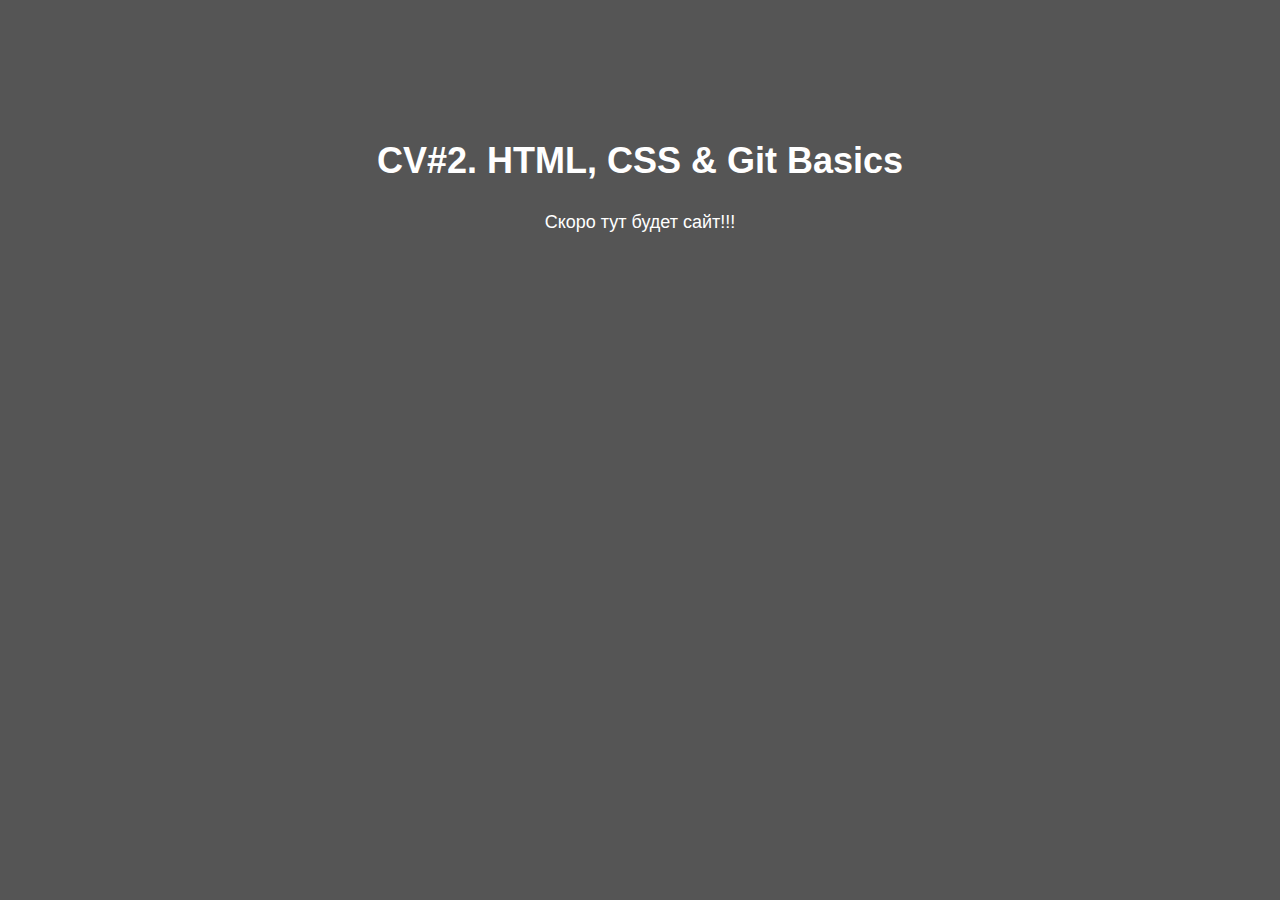
<file: index.html>
<!DOCTYPE html>
<html lang="en">
<head>
    <meta charset="UTF-8">
    <meta http-equiv="X-UA-Compatible" content="IE=edge">
    <meta name="viewport" content="width=device-width, initial-scale=1.0">
    <title>CV#2. HTML, CSS & Git Basics</title>
    <link rel="stylesheet" href="style.css">
</head>
<body>
    <h1>CV#2. HTML, CSS & Git Basics</h1>
    <p>Скоро тут будет сайт!!!</p>
    
</body>
</html>
</file>
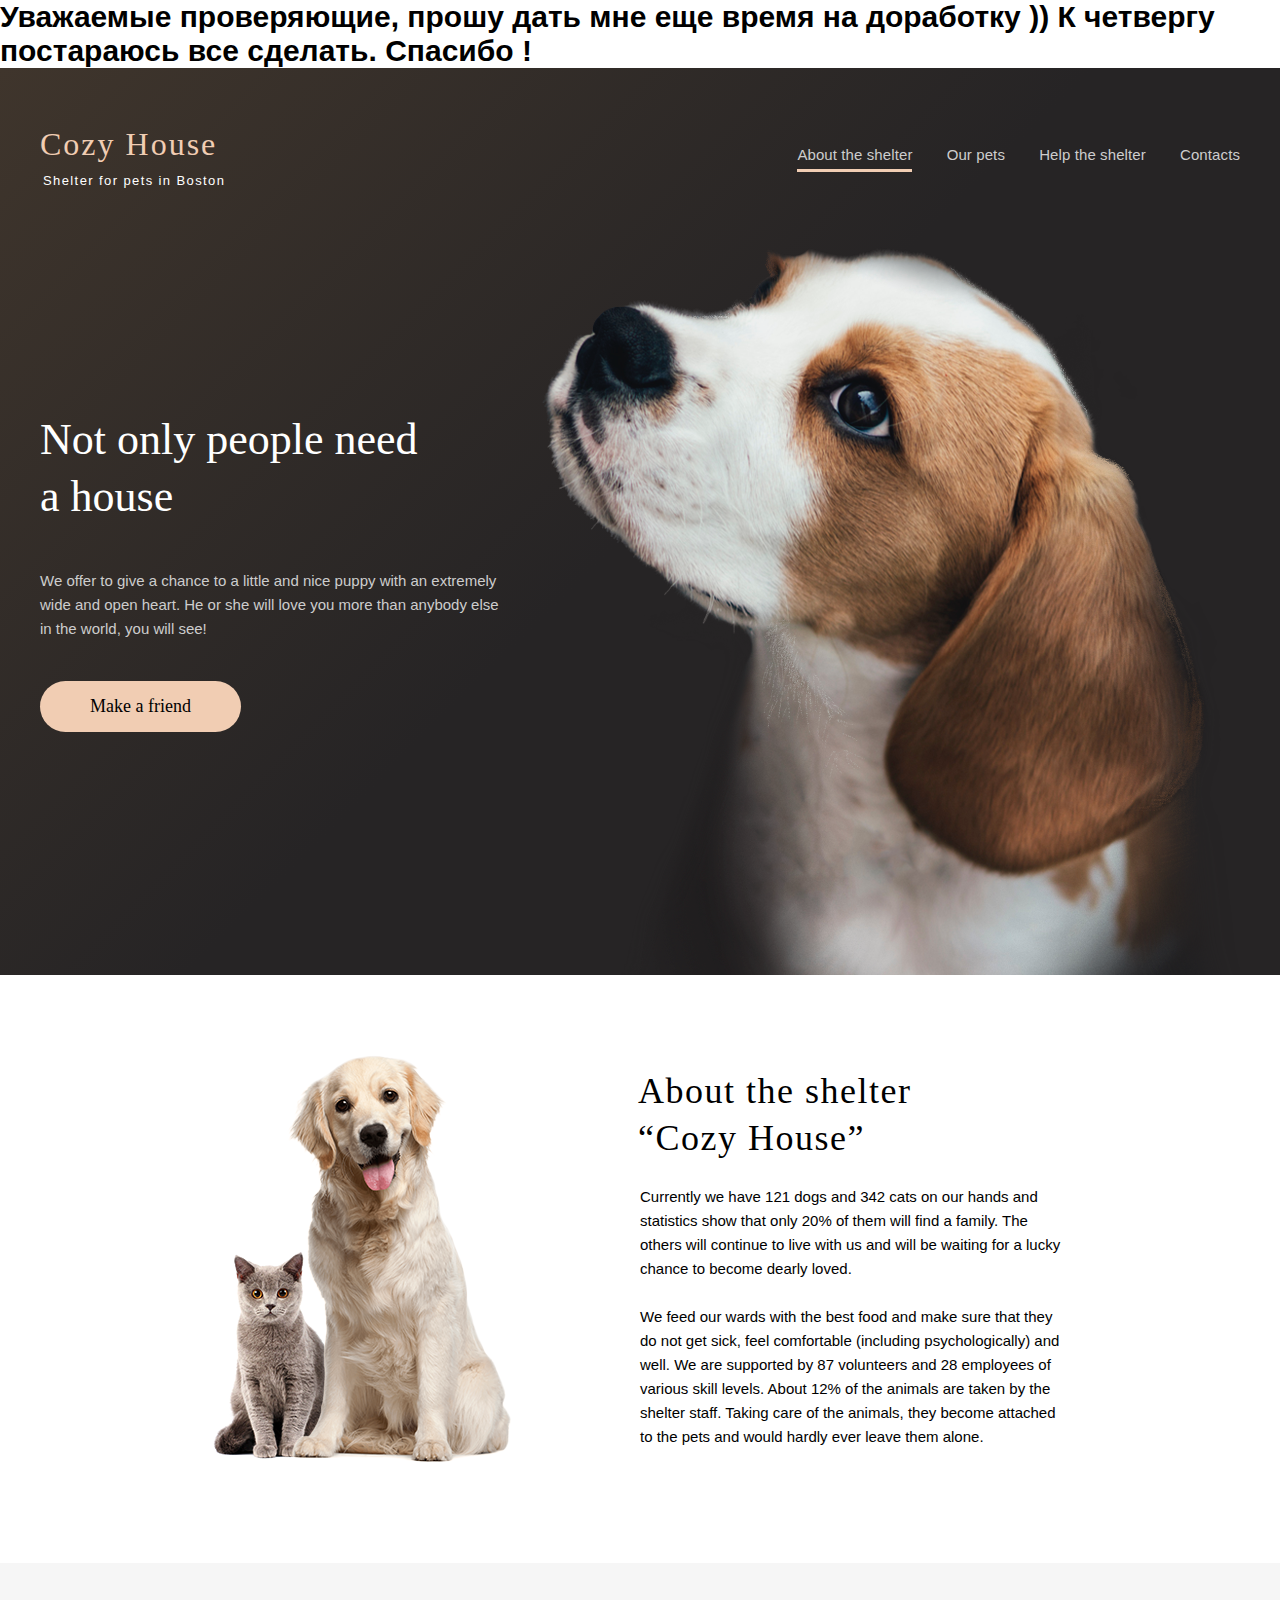
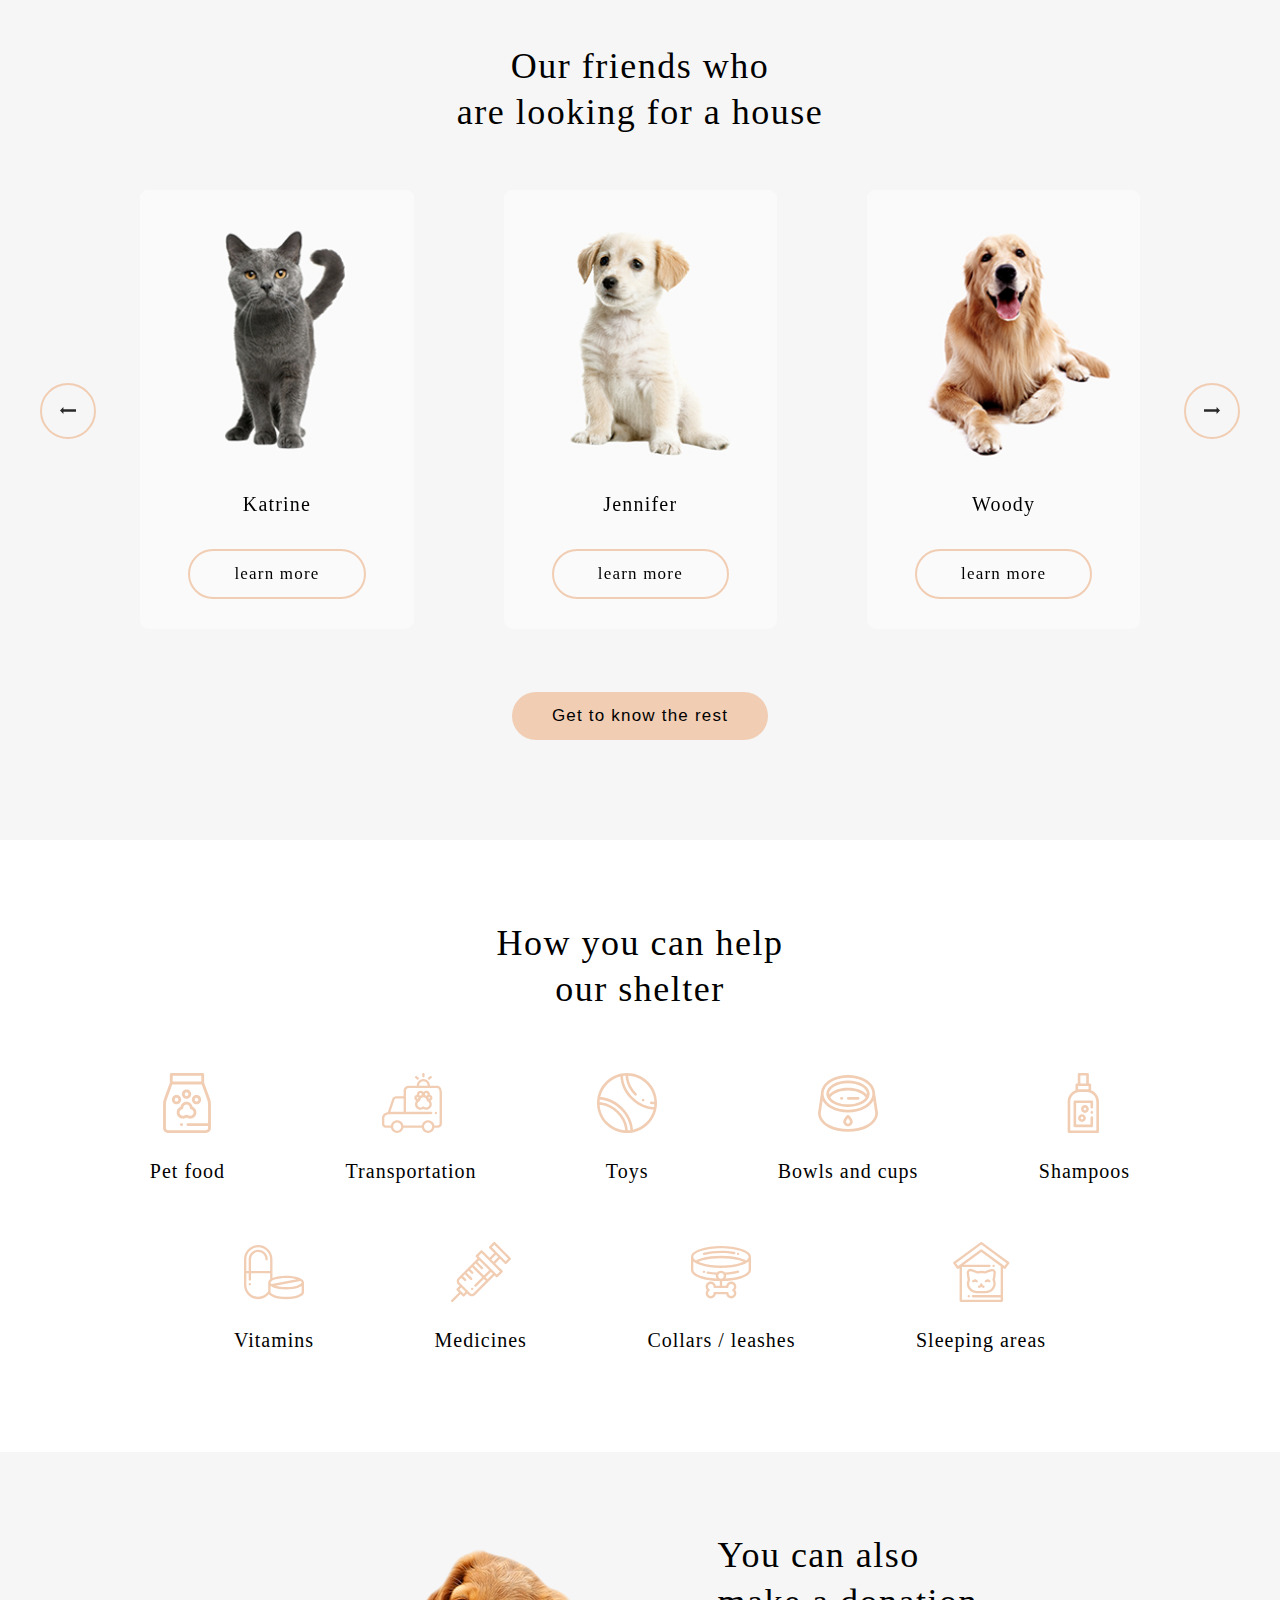
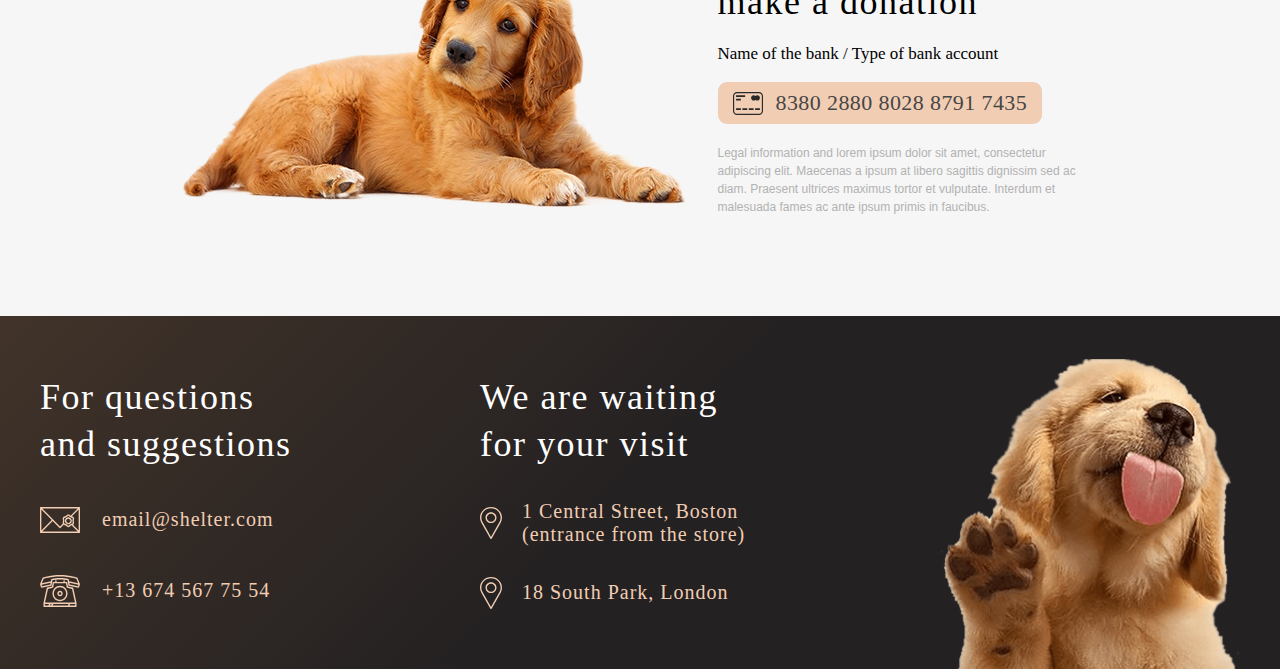
<file: shelter/index.html>
<!DOCTYPE html>
<html lang="en">
<head>
    <meta charset="UTF-8">
    <meta http-equiv="X-UA-Compatible" content="IE=edge">
    <meta name="viewport" content="width=device-width, initial-scale=1.0">
    <title>Shelter</title>
    <meta name="description" content="">
    <meta name="keywords" content="">

    <!-- Mobile -->
    <meta name="apple-mobile-web-app-capable" content="yes" />
    <meta name="viewport" content="width=device-width,initial-scale=1,maximum-scale=1,user-scalable=no" />
    <meta http-equiv="X-UA-Compatible" content="IE=edge,chrome=1" />
    <meta name="HandheldFriendly" content="true" />
    <!-- Mobile end-->

    <link rel="stylesheet" href="css/style.css?v1.1">
    <link rel="stylesheet" href="css/media.css?v1.1">
    <link rel="shortcut icon" href="favicon.ico" type="image/x-icon">

    <script src="https://ajax.googleapis.com/ajax/libs/jquery/3.6.0/jquery.min.js"></script>

    <!-- owl.carousel -->
    <link rel="stylesheet" href="css/owl.carousel.min.css">
    <script src="js/owl.carousel.min.js"></script>
    <!-- end owl.carousel -->

    
</head>
<body> 
    <h1>Уважаемые проверяющие, прошу дать мне еще время на доработку )) К четвергу постараюсь все сделать. Спасибо !</h1>
    <header>
        <div class="main">
            <a href="index.html" class="logo">          
                <b>Cozy House</b>
                <span>Shelter for pets in Boston</span>
            </a>
            <nav>
                <ul>
                    <li><a href="index.html" class="active">About the shelter</a></li>
                    <li><a href="pets.html">Our pets</a></li>
                    <li><a href="#help">Help the shelter</a></li>
                    <li><a href="#contact">Contacts</a></li>
                </ul>
            </nav>
            <div id="nav-toggle"><span></span></div>
        </div>
    </header>
    <div class="wrap my-header">
        <div class="main">
            <div class="my-header-cont">                               
                <h1>Not only people need a house</h1>
                <p>We offer to give a chance to a little and nice puppy with an extremely wide and open heart. He or she will love you more than anybody else in the world, you will see!</p>
                <a href="#friends">Make a friend</a>
            </div>
        </div>
    </div>

    <div class="wrap about-home white">
        <div class="main">
            <div class="about-left">
                <img src="img/about-pets.png" alt="">
            </div>
            <div class="about-right">
                <h3>About the shelter “Cozy House”</h3>
                <p>Currently we have 121 dogs and 342 cats on our hands and statistics show that only 20% of them will find a family. The others will continue to live with us and will be waiting for a lucky chance to become dearly loved.</p>
                <p>We feed our wards with the best food and make sure that they do not get sick, feel comfortable (including psychologically) and well. We are supported by 87 volunteers and 28 employees of various skill levels. About 12% of the animals are taken by the shelter staff. Taking care of the animals, they become attached to the pets and would hardly ever leave them alone.</p>
            </div>
        </div>
    </div>

    <div class="wrap friends-home grey" id="friends">
        <div class="main">
            <h3>Our friends who<br> are looking for a house</h3>
            <div class="owl-carousel carusel-home">
                <div class="block-pets">
                    <img src="img/pets-katrine.jpg" alt="">
                    <span>Katrine</span>
                    <div class="learn-more">learn more</div>
                    <div class="info">
                        <div class="type">Cat - British Shorthair</div>
                        <p>Katrine is a beautiful girl. She is as soft as the finest velvet with a thick lush fur. Will love you until the last breath she takes as long as you are the one. She is picky about her affection. She loves cuddles and to stretch into your hands for a deeper relaxations.</p>
                        <ul>
                            <li><strong>Age:</strong> 2 months</li>
                            <li><strong>Inoculations:</strong> none</li>
                            <li><strong>Diseases:</strong> none</li>
                            <li><strong>Parasites:</strong> none</li>
                        </ul>
                    </div>
                </div>

                <div class="block-pets">
                    <img src="img/pets-jennifer.jpg" alt="">
                    <span>Jennifer</span>
                    <div class="learn-more">learn more</div>
                    <div class="info">
                        <div class="type">Dog - Labrador</div>
                        <p>Jennifer is a sweet 2 months old Labrador that is patiently waiting to find a new forever home. This girl really enjoys being able to go outside to run and play, but won't hesitate to play up a storm in the house if she has all of her favorite toys.</p>
                        <ul>
                            <li><strong>Age:</strong> 2 months</li>
                            <li><strong>Inoculations:</strong> none</li>
                            <li><strong>Diseases:</strong> none</li>
                            <li><strong>Parasites:</strong> none</li>
                        </ul>
                    </div>
                </div>
           
                <div class="block-pets">
                    <img src="img/pets-woody.jpg" alt="">
                    <span>Woody</span>
                    <div class="learn-more">learn more</div>
                    <div class="info">
                        <div class="type">Dog - Golden Retriever</div>
                        <p>Woody is a handsome 3 1/2 year old boy. Woody does know basic commands and is a smart pup. Since he is on the stronger side, he will learn a lot from your training. Woody will be happier when he finds a new family that can spend a lot of time with him.</p>
                        <ul>
                            <li><strong>Age:</strong> 2 months</li>
                            <li><strong>Inoculations:</strong> none</li>
                            <li><strong>Diseases:</strong> none</li>
                            <li><strong>Parasites:</strong> none</li>
                        </ul>
                    </div>
                </div>
            
                <div class="block-pets">
                    <img src="img/pets-sophia.jpg" alt="">
                    <span>Sophia</span>
                    <div class="learn-more">learn more</div>
                    <div class="info">
                        <div class="type">Dog - Shih tzu</div>
                        <p>Sophia here and I'm looking for my forever home to live out the best years of my life. I am full of energy. Everyday I'm learning new things, like how to walk on a leash, go potty outside, bark and play with toys and I still need some practice.</p>
                        <ul>
                            <li><strong>Age:</strong> 2 months</li>
                            <li><strong>Inoculations:</strong> none</li>
                            <li><strong>Diseases:</strong> none</li>
                            <li><strong>Parasites:</strong> none</li>
                        </ul>
                    </div>
                </div>
            
                <div class="block-pets">
                    <img src="img/pets-timmy.jpg" alt="">
                    <span>Timmy</span>
                    <div class="learn-more">learn more</div>
                    <div class="info">
                        <div class="type">Cat - British Shorthair</div>
                        <p>Timmy is an adorable grey british shorthair male. He loves to play and snuggle. He is neutered and up to date on age appropriate vaccinations. He can be chatty and enjoys being held. Timmy has a lot to say and wants a person to share his thoughts with.</p>
                        <ul>
                            <li><strong>Age:</strong> 2 months</li>
                            <li><strong>Inoculations:</strong> none</li>
                            <li><strong>Diseases:</strong> none</li>
                            <li><strong>Parasites:</strong> none</li>
                        </ul>
                    </div>
                </div>
            
                <div class="block-pets">
                    <img src="img/pets-charly.jpg" alt="">
                    <span>Charly</span>
                    <div class="learn-more">learn more</div>
                    <div class="info">
                        <div class="type">Dog - Jack Russell Terrier </div>
                        <p>This cute boy, Charly, is three years old and he likes adults and kids. He isn’t fond of many other dogs, so he might do best in a single dog home. Charly has lots of energy, and loves to run and play. We think a fenced yard would make him very happy.</p>
                        <ul>
                            <li><strong>Age:</strong> 2 months</li>
                            <li><strong>Inoculations:</strong> none</li>
                            <li><strong>Diseases:</strong> none</li>
                            <li><strong>Parasites:</strong> none</li>
                        </ul>
                    </div>
                </div>
            
                <div class="block-pets">
                    <img src="img/pets-scarlet.jpg" alt="">
                    <span>Scarlett</span>
                    <div class="learn-more">learn more</div>
                    <div class="info">
                        <div class="type">Dog - Jack Russell Terrier</div>
                        <p>Scarlett is a happy, playful girl who will make you laugh and smile. She forms a bond quickly and will make a loyal companion and a wonderful family dog or a good companion for a single individual too since she likes to hang out and be with her human..</p>
                        <ul>
                            <li><strong>Age:</strong> 2 months</li>
                            <li><strong>Inoculations:</strong> none</li>
                            <li><strong>Diseases:</strong> none</li>
                            <li><strong>Parasites:</strong> none</li>
                        </ul>
                    </div>
                </div>
           
                <div class="block-pets">
                    <img src="img/pets-freddie.jpg" alt="">
                    <span>Freddie</span>
                    <div class="learn-more">learn more</div>
                    <div class="info">
                        <div class="type">Cat - British Shorthair</div>
                        <p>Freddie is a little shy at first, but very sweet when he warms up. He likes playing with shoe strings and bottle caps. He is quick to learn the rhythms of his human’s daily life. Freddie has bounced around a lot in his life, and is looking to find his forever home.</p>
                        <ul>
                            <li><strong>Age:</strong> 2 months</li>
                            <li><strong>Inoculations:</strong> none</li>
                            <li><strong>Diseases:</strong> none</li>
                            <li><strong>Parasites:</strong> none</li>
                        </ul>
                    </div>
                </div>
            </div>
            <a class="link-but" href="pets.html">Get to know the rest</a>
        </div>
    </div>

    <div class="wrap help-home white" id="help">
        <div class="main">
            <h3>How you can help<br> our shelter</h3>
            <div class="all-help-block">
                <div class="help-block">
                    <img src="img/icon/icon-pet-food.svg" alt="">
                    <span>Pet food</span>
                </div>
                <div class="help-block">
                    <img src="img/icon/icon-transportation.svg" alt="">
                    <span>Transportation</span>
                </div>
                <div class="help-block">
                    <img src="img/icon/icon-toys.svg" alt="">
                    <span>Toys</span>
                </div>
                <div class="help-block">
                    <img src="img/icon/icon-bowls-and-cups.svg" alt="">
                    <span>Bowls and cups</span>
                </div>
                <div class="help-block">
                    <img src="img/icon/icon-shampoos.svg" alt="">
                    <span>Shampoos</span>
                </div>
                <div class="help-block">
                    <img src="img/icon/icon-vitamins.svg" alt="">
                    <span>Vitamins</span>
                </div>
                <div class="help-block">
                    <img src="img/icon/icon-medicines.svg" alt="">
                    <span>Medicines</span>
                </div>
                <div class="help-block">
                    <img src="img/icon/icon-collars-leashes.svg" alt="">
                    <span>Collars / leashes</span>
                </div>
                <div class="help-block">
                    <img src="img/icon/icon-sleeping-area.svg" alt="">
                    <span>Sleeping areas</span>
                </div>
            </div>
        </div>
    </div>


    <div class="wrap addition grey">
        <div class="main">
            <div class="addition-left">
                <img src="img/donation-dog.png" alt="">
            </div>
            <div class="addition-right">
                <h3>You can also<br> make a donation</h3>
                <p class="big-p">Name of the bank / Type of bank account</p>

                <a class="card-link" href="#">8380 2880 8028 8791 7435</a>

                <p>Legal information and lorem ipsum dolor sit amet, consectetur adipiscing elit. Maecenas a ipsum at libero sagittis dignissim sed ac diam. Praesent ultrices maximus tortor et vulputate. Interdum et malesuada fames ac ante ipsum primis in faucibus.</p>
            </div>
           
        </div>
    </div>
    

    <footer id="contact">
        <div class="main">
            <div class="foot-block">
                <h3>For questions<br> and suggestions</h3>
                <a href="mailto:email@shelter.com" class="foot-mail">email@shelter.com</a><br>
                <a href="tel:+136745677554" class="foot-phone">+13 674 567 75 54</a>
            </div>
            <div class="foot-block">
                <h3>We are waiting<br> for your visit</h3>
                <a href="https://www.google.com/maps/@46.0655833,34.298531,10z?hl=ru" class="foot-map">1 Central Street, Boston<br> (entrance from the store)</a><br>
                <a href="https://www.google.com/maps/@46.0655833,34.298531,10z?hl=ru" class="foot-map">18 South Park, London </a>
            </div>
        </div>
    </footer>


    <div class="modal_bg">
        <div class="modal_window">
            <div class="modal_close"></div>
            <div class="modal_content">
                
            </div>
        </div>
    </div>

    
    <script>
        $(document).ready(function(){
            $(".owl-carousel").owlCarousel({
                margin : 70,
                nav : true,
                loop: true,
                navText: [],
                navElement : 'div',
                responsive:{
                    0:{
                        items:1
                    },
                    768:{
                        items:2,
                        margin : 20
                    },
                    1280:{
                        items:3,
                    }
                }
                
            });
        });
    </script>


<script src="js/script.js"></script>

    
</body>
</html>
</file>
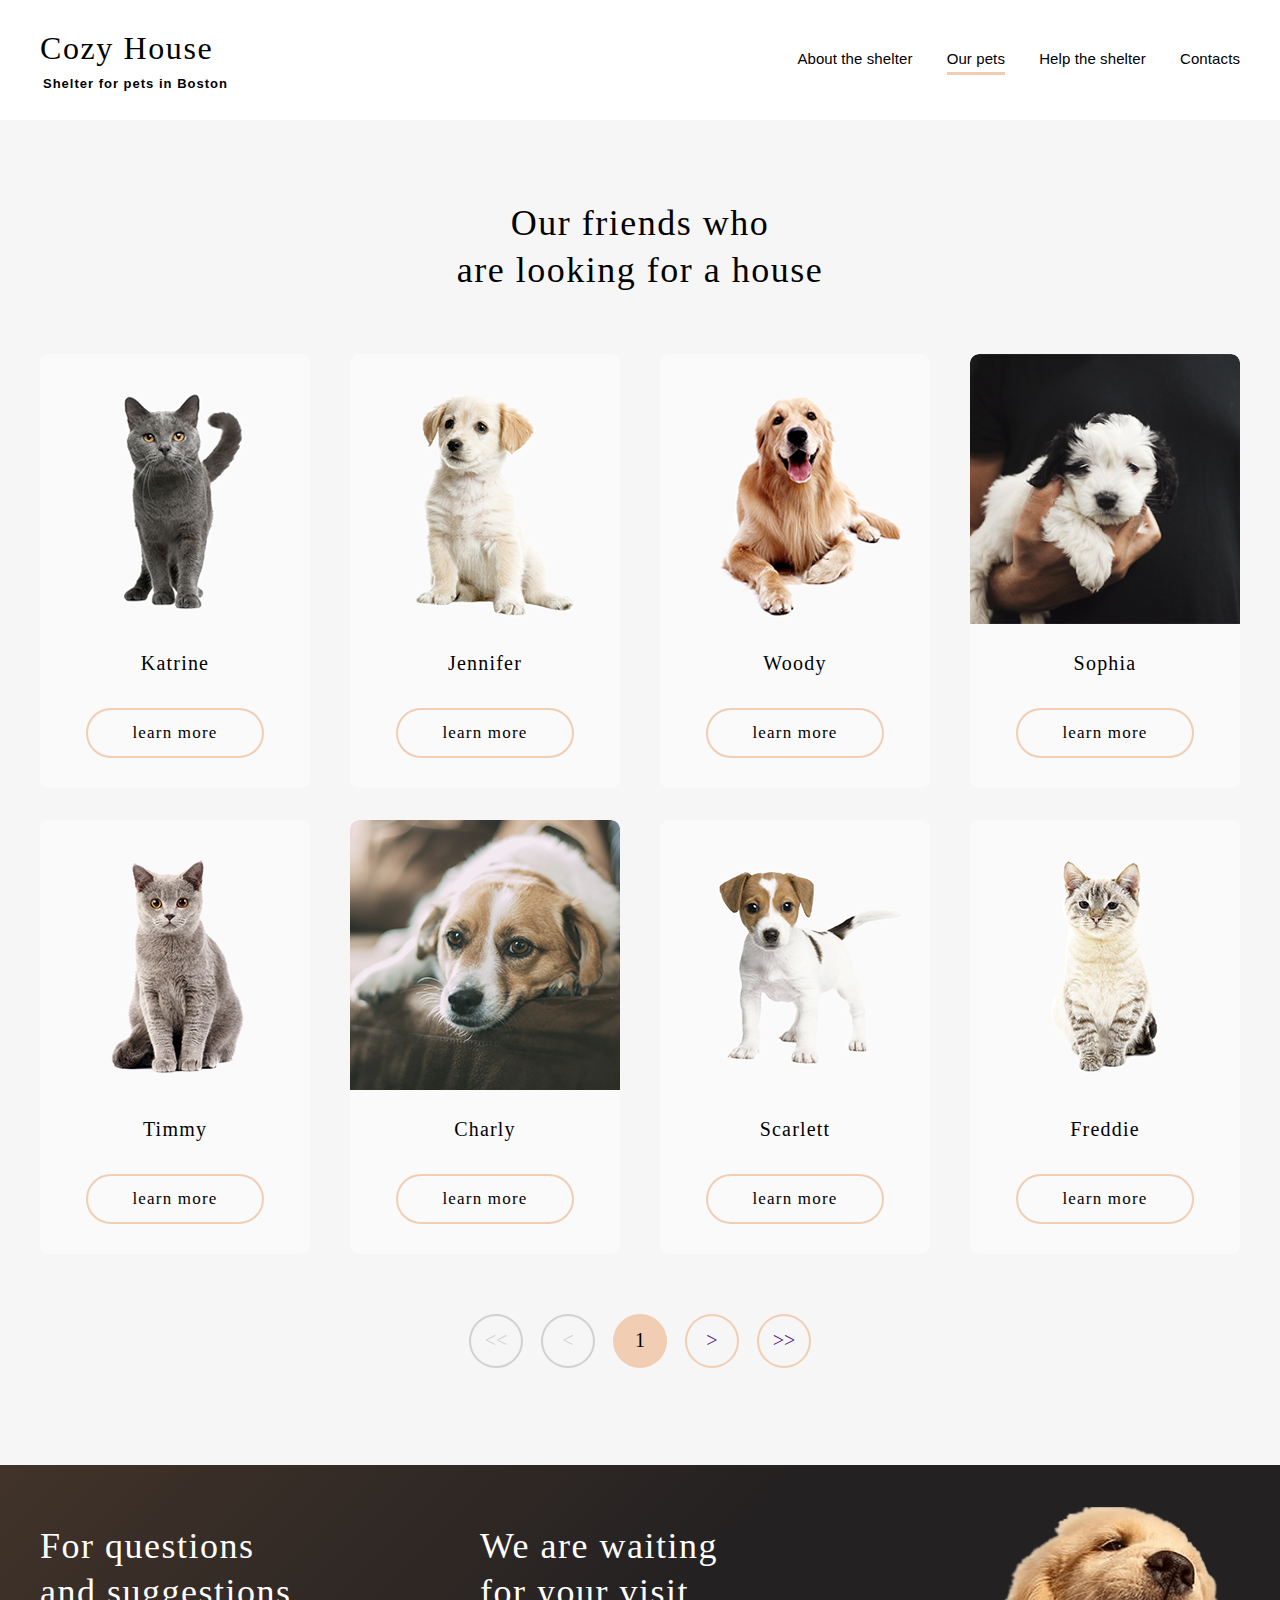
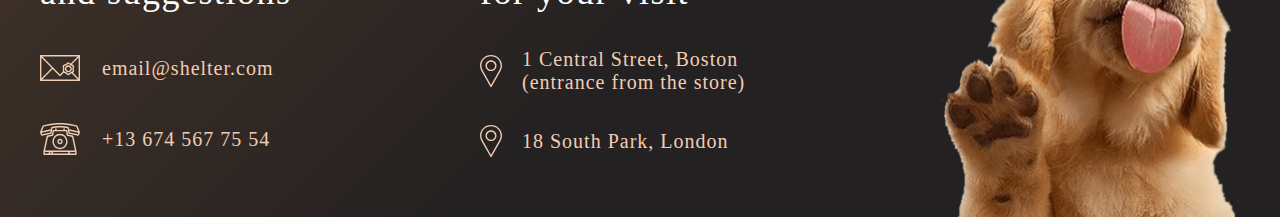
<file: shelter/pets.html>
<!DOCTYPE html>
<html lang="en">
<head>
    <meta charset="UTF-8">
    <meta http-equiv="X-UA-Compatible" content="IE=edge">
    <meta name="viewport" content="width=device-width, initial-scale=1.0">
    <title>Shelter</title>
    <meta name="description" content="">
    <meta name="keywords" content="">

    <!-- Mobile -->
	<meta name="apple-mobile-web-app-capable" content="yes" />
	<meta name="viewport" content="width=device-width,initial-scale=1,maximum-scale=1,user-scalable=no" />
	<meta http-equiv="X-UA-Compatible" content="IE=edge,chrome=1" />
	<meta name="HandheldFriendly" content="true" />
	<!-- Mobile end-->

    <link rel="stylesheet" href="css/style.css?v1.1">
    <link rel="stylesheet" href="css/media.css?v1.1">
    <link rel="shortcut icon" href="favicon.ico" type="image/x-icon">

    <!-- Fonts -->
    <link href="https://fonts.googleapis.com/css?family=Open+Sans:300,300i,400,400i,600,600i,700,700i,800,800i&amp;subset=cyrillic" rel="stylesheet" />
    <link href="https://fonts.googleapis.com/css?family=PT+Serif:400,400i,700,700i&amp;subset=cyrillic,cyrillic-ext" rel="stylesheet">
    <!-- Fonts end-->



    
</head>
<body>
    <header class="header-2">
        <div class="main">
            <a href="index.html" class="logo">          
                <b>Cozy House</b>
                <span>Shelter for pets in Boston</span>
            </a>
            <nav>
                <ul>
                    <li><a href="index.html">About the shelter</a></li>
                    <li><a href="pets.html" class="active">Our pets</a></li>
                    <li><a href="index.html#help">Help the shelter</a></li>
                    <li><a href="#contact">Contacts</a></li>
                </ul>
            </nav>
            <div id="nav-toggle"><span></span></div>
        </div>
    </header>
   


    <div class="wrap friends-page grey">
        <div class="main">
            <h3>Our friends who<br> are looking for a house</h3>
            <div class="all-pets">
                <div class="block-pets">
                    <img src="img/pets-katrine.jpg" alt="">
                    <span>Katrine</span>
                    <div class="learn-more">learn more</div>
                    <div class="info">
                        <div class="type">Cat - British Shorthair</div>
                        <p>Katrine is a beautiful girl. She is as soft as the finest velvet with a thick lush fur. Will love you until the last breath she takes as long as you are the one. She is picky about her affection. She loves cuddles and to stretch into your hands for a deeper relaxations.</p>
                        <ul>
                            <li><strong>Age:</strong> 2 months</li>
                            <li><strong>Inoculations:</strong> none</li>
                            <li><strong>Diseases:</strong> none</li>
                            <li><strong>Parasites:</strong> none</li>
                        </ul>
                    </div>
                </div>

                <div class="block-pets">
                    <img src="img/pets-jennifer.jpg" alt="">
                    <span>Jennifer</span>
                    <div class="learn-more">learn more</div>
                    <div class="info">
                        <div class="type">Dog - Labrador</div>
                        <p>Jennifer is a sweet 2 months old Labrador that is patiently waiting to find a new forever home. This girl really enjoys being able to go outside to run and play, but won't hesitate to play up a storm in the house if she has all of her favorite toys.</p>
                        <ul>
                            <li><strong>Age:</strong> 2 months</li>
                            <li><strong>Inoculations:</strong> none</li>
                            <li><strong>Diseases:</strong> none</li>
                            <li><strong>Parasites:</strong> none</li>
                        </ul>
                    </div>
                </div>
           
                <div class="block-pets">
                    <img src="img/pets-woody.jpg" alt="">
                    <span>Woody</span>
                    <div class="learn-more">learn more</div>
                    <div class="info">
                        <div class="type">Dog - Golden Retriever</div>
                        <p>Woody is a handsome 3 1/2 year old boy. Woody does know basic commands and is a smart pup. Since he is on the stronger side, he will learn a lot from your training. Woody will be happier when he finds a new family that can spend a lot of time with him.</p>
                        <ul>
                            <li><strong>Age:</strong> 2 months</li>
                            <li><strong>Inoculations:</strong> none</li>
                            <li><strong>Diseases:</strong> none</li>
                            <li><strong>Parasites:</strong> none</li>
                        </ul>
                    </div>
                </div>
            
                <div class="block-pets">
                    <img src="img/pets-sophia.jpg" alt="">
                    <span>Sophia</span>
                    <div class="learn-more">learn more</div>
                    <div class="info">
                        <div class="type">Dog - Shih tzu</div>
                        <p>Sophia here and I'm looking for my forever home to live out the best years of my life. I am full of energy. Everyday I'm learning new things, like how to walk on a leash, go potty outside, bark and play with toys and I still need some practice.</p>
                        <ul>
                            <li><strong>Age:</strong> 2 months</li>
                            <li><strong>Inoculations:</strong> none</li>
                            <li><strong>Diseases:</strong> none</li>
                            <li><strong>Parasites:</strong> none</li>
                        </ul>
                    </div>
                </div>
            
                <div class="block-pets">
                    <img src="img/pets-timmy.jpg" alt="">
                    <span>Timmy</span>
                    <div class="learn-more">learn more</div>
                    <div class="info">
                        <div class="type">Cat - British Shorthair</div>
                        <p>Timmy is an adorable grey british shorthair male. He loves to play and snuggle. He is neutered and up to date on age appropriate vaccinations. He can be chatty and enjoys being held. Timmy has a lot to say and wants a person to share his thoughts with.</p>
                        <ul>
                            <li><strong>Age:</strong> 2 months</li>
                            <li><strong>Inoculations:</strong> none</li>
                            <li><strong>Diseases:</strong> none</li>
                            <li><strong>Parasites:</strong> none</li>
                        </ul>
                    </div>
                </div>
            
                <div class="block-pets">
                    <img src="img/pets-charly.jpg" alt="">
                    <span>Charly</span>
                    <div class="learn-more">learn more</div>
                    <div class="info">
                        <div class="type">Dog - Jack Russell Terrier </div>
                        <p>This cute boy, Charly, is three years old and he likes adults and kids. He isn’t fond of many other dogs, so he might do best in a single dog home. Charly has lots of energy, and loves to run and play. We think a fenced yard would make him very happy.</p>
                        <ul>
                            <li><strong>Age:</strong> 2 months</li>
                            <li><strong>Inoculations:</strong> none</li>
                            <li><strong>Diseases:</strong> none</li>
                            <li><strong>Parasites:</strong> none</li>
                        </ul>
                    </div>
                </div>
            
                <div class="block-pets">
                    <img src="img/pets-scarlet.jpg" alt="">
                    <span>Scarlett</span>
                    <div class="learn-more">learn more</div>
                    <div class="info">
                        <div class="type">Dog - Jack Russell Terrier</div>
                        <p>Scarlett is a happy, playful girl who will make you laugh and smile. She forms a bond quickly and will make a loyal companion and a wonderful family dog or a good companion for a single individual too since she likes to hang out and be with her human..</p>
                        <ul>
                            <li><strong>Age:</strong> 2 months</li>
                            <li><strong>Inoculations:</strong> none</li>
                            <li><strong>Diseases:</strong> none</li>
                            <li><strong>Parasites:</strong> none</li>
                        </ul>
                    </div>
                </div>
           
                <div class="block-pets">
                    <img src="img/pets-freddie.jpg" alt="">
                    <span>Freddie</span>
                    <div class="learn-more">learn more</div>
                    <div class="info">
                        <div class="type">Cat - British Shorthair</div>
                        <p>Freddie is a little shy at first, but very sweet when he warms up. He likes playing with shoe strings and bottle caps. He is quick to learn the rhythms of his human’s daily life. Freddie has bounced around a lot in his life, and is looking to find his forever home.</p>
                        <ul>
                            <li><strong>Age:</strong> 2 months</li>
                            <li><strong>Inoculations:</strong> none</li>
                            <li><strong>Diseases:</strong> none</li>
                            <li><strong>Parasites:</strong> none</li>
                        </ul>
                    </div>
                </div>
            </div>

            <div class="paginate">
                <span class="prew-all-pages"><<</span>
                <span class="prew-page"><</span>
                <span class="this-page">1</span>
               <!--<a href="" class="link-page">2</a>-->
                <a href="" class="next-page">></a>
                <a href="" class="next-all-page">>></a>
            </div>
            
        </div>
    </div>

    


   
    

    <footer id="contact">
        <div class="main">
            <div class="foot-block">
                <h3>For questions<br> and suggestions</h3>
                <a href="mailto:email@shelter.com" class="foot-mail">email@shelter.com</a><br>
                <a href="tel:+136745677554" class="foot-phone">+13 674 567 75 54</a>
            </div>
            <div class="foot-block">
                <h3>We are waiting<br> for your visit</h3>
                <a href="https://www.google.com/maps/@46.0655833,34.298531,10z?hl=ru" class="foot-map">1 Central Street, Boston<br> (entrance from the store)</a><br>
                <a href="https://www.google.com/maps/@46.0655833,34.298531,10z?hl=ru" class="foot-map">18 South Park, London </a>
            </div>
        </div>
    </footer>


    <div class="modal_bg">
        <div class="modal_window">
            <div class="modal_close"></div>
            <div class="modal_content">
                
            </div>
        </div>
    </div>



<script src="js/script.js"></script>

    
</body>
</html>
</file>
<file: style.css>
@charset "utf-8";
* {
	margin: 0;
	padding: 0;
}

html {
	position: relative;
}

body {
	width: 100%;
	min-width: 320px;
    font-family: Arial, Helvetica, sans-serif;
	font-size: 18px;
	color: #fff;
    background: rgb(85, 85, 85);
    text-align: center;
    margin-top: 140px;
}
h1 {
    margin-bottom: 30px;
}
</file>
<file: shelter/css/style.css>
@charset "utf-8";

* {
    margin: 0;
    padding: 0;
}

html {
    position: relative;
}

body {
    width: 100%;
    min-width: 320px;
    font-family: Arial, sans-serif;
    font-size: 15px;
    -webkit-text-size-adjust: none;
}

.hidden {
    width: auto;
    margin-right: 20px;
    overflow: hidden;
}

img {
    border: 0;
}

p {
    margin-bottom: 24px;
}

a:hover {
    text-decoration: none;
}

h3 {
    margin-bottom: 23px;
    font-family: Georgia, serif;
    font-weight: 400;
    font-size: 36px;
    line-height: 1.3;
    letter-spacing: 1.5px;
}

header nav ul li a,
header nav ul li a:after,
.learn-more,
.owl-nav .owl-prev:hover,
.owl-nav .owl-next,
.link-but,
.my-header-cont a,
.card-link,
.block-pets,
.modal_close,
.paginate a {
    -webkit-transition: all 0.3s;
    -moz-transition: all 0.3s;
    -o-transition: all 0.3s;
    transition: all 0.3s;
}

header,
footer,
.wrap {
    width: auto;
    max-width: 1920px;
    margin: 0 auto;
    padding: 80px 40px 100px 40px;
}

.main {
    margin: 0 auto;
    position: relative;
    min-height: 30px;
    max-width: 1200px;
    width: auto;
}

/*------ HEADER HOME------*/

header {
    padding: 0px 40px 0 40px;
    color: #fff;
    height: 60px;
    position: relative;
    z-index: 1;
    top: 58px;
}

header a {
    color: #fff;
}

header .main {
    display: flex;
    justify-content: space-between;
}

header .logo {
    text-decoration: none;
    font-weight: 300;
}

header .logo b {
    font-family: Georgia, serif;
    font-size: 32px;
    display: block;
    font-weight: 400;
    margin-bottom: 8px;
    letter-spacing: 2.0px;
    color: #F1CDB3
}

header .logo span {
    margin-left: 3px;
    letter-spacing: 1.4px;
    font-size: 13px;
}

header nav {
    margin-top: 20px;
    cursor: default;
}

header nav ul li {
    display: inline-block;
    margin-left: 30px;
}

header nav ul li a {
    text-decoration: none;
    color: #cdcdcd;
    position: relative;
    padding: 4px 0 6px 0;
    letter-spacing: 0.1px;
}

header nav ul li a.active {
    border-bottom: 3px solid #F1CDB3;
}

header nav ul li a:hover {
    color: #fff;
}

/*------ HEADER 2------*/

.header-2 {
    color: #000;
    height: 60px;
    top: 0px;
    margin: 30px 0 30px 0;
}


.header-2 .logo b {
    color: #000;
    font-weight: 400;
    margin-bottom: 7px;
    letter-spacing: 1.6px;
}

.header-2 .logo span {
    color: #000;
    font-weight: 600;
    letter-spacing: 1.0px;
}

.header-2 nav ul li a {
    text-decoration: none;
    color: #000;
    position: relative;
    padding: 4px 0 5px 0;
}

.header-2 nav ul li a:hover {
    color: #000000b8;
}

/*------ MY-HEADER HOME------*/


.my-header {
    background: #242223;
    background: linear-gradient(135deg, rgb(63 53 44) 0%, rgb(38 36 37) 50%);
    position: relative;
    margin-top: -60px;
    padding-bottom: 0;
}

.my-header .main {
    background: url(../img/start-screen-puppy.png) no-repeat bottom right 0px;
    min-height: 827px;
    color: #fff;
    display: flex;
    align-items: center;
}

.my-header-cont {
    max-width: 460px;
}

.my-header-cont h1 {
    font-family: Georgia, serif;
    font-weight: 400;
    margin-bottom: 44px;
    font-size: 44px;
    line-height: 1.3;
    width: 400px;
    margin-top: 20px;
}

.my-header-cont p {
    line-height: 1.6;
    margin-bottom: 40px;
    color: #cdcdcd;
}

.my-header-cont a {
    color: #000;
    background: #F1CDB3;
    text-decoration: none;
    padding: 15px 50px;
    display: inline-block;
    border-radius: 50px;
    font-family: Georgia, serif;
    font-size: 18px
}

.my-header-cont a:hover {
    background: #FDDCC4;
}

/*------ BG COLORS BLOCKS ------*/

.white {
    background: #fff;
}

.grey {
    background: #F6F6F6;
}

/*------ ABOUT HOME ------*/

.about-home .main {
    display: flex;
    margin-bottom: -10px;
}

.about-home .about-left {
    width: 50%;
    text-align: center;
}

.about-home .about-left img {
    display: inline-block;
    margin: 0px 0 0 44px;
}

.about-home .about-right {
    width: 50%;
    max-width: 430px;
}

.about-home h3 {
    max-width: 360px;
    margin-top: 13px;
    margin-left: -2px;
}

.about-home .about-right p {
    line-height: 1.6
}

/*------ FRIENDS HOME ------*/

.friends-home {
    text-align: center;
}

.friends-home h3 {
    margin-bottom: 60px;
}

.carusel-home {
    margin: -16px 90px 36px 90px !important;
    width: calc(100% - 180px) !important;

}

.block-pets {
    background: #fafafa;
    padding-bottom: 30px;
    border-radius: 9px;
    font-family: Georgia, serif;
    overflow: hidden;
    margin: 10px;
    cursor: pointer;
}

.block-pets:hover {
    box-shadow: 0 0 18px #00000017;
}

.block-pets img {
    margin-bottom: 29px;
}

.block-pets span {
    font-size: 20px;
    letter-spacing: 1.2px;
    display: block;
    margin-bottom: 33px;
}

.block-pets .learn-more {
    border: 2px solid #F1CDB3;
    display: inline-block;
    padding: 13px 44px;
    border-radius: 50px;
    cursor: pointer;
    font-size: 17px;
    letter-spacing: 1.2px;
}

.block-pets:hover .learn-more {
    background: #F1CDB3;
}

.block-pets .info {
    display: none;
}

.carusel-home .owl-nav {
    position: absolute;
    left: -90px;
    right: -90px;
    top: calc(50% - 35px);
}

.owl-nav .owl-prev {
    border: 2px solid #F1CDB3;
    width: 52px;
    height: 52px;
    border-radius: 50%;
    position: absolute;
    left: 0;
    background: url(../img/icon/left-arrow.svg) no-repeat center center;
    background-size: 16px;
}

.owl-nav .owl-next {
    border: 2px solid #F1CDB3;
    width: 52px;
    height: 52px;
    border-radius: 50%;
    position: absolute;
    right: 0;
    background: url(../img/icon/right-arrow.svg) no-repeat center center;
    background-size: 16px;
}

.owl-nav .owl-prev:hover,
.owl-nav .owl-next:hover {
    background-color: #F1CDB3;
}

.owl-prev.disabled,
.owl-next.disabled {
    border: 2px solid #00000085;
    opacity: 0.3;
    cursor: default !important;
}

.owl-prev.disabled:hover,
.owl-next.disabled:hover {
    background-color: #F6F6F6;
}

.link-but {
    background: #F1CDB3;
    display: inline-block;
    padding: 14px 40px;
    text-decoration: none;
    border-radius: 50px;
    cursor: pointer;
    font-size: 17px;
    letter-spacing: 1.2px;
    color: #000
}

.link-but:hover {
    background: #FDDCC4;
}

/*------ HELP HOME ------*/

.help-home {
    text-align: center;
}

.help-home h3 {
    margin-bottom: 60px;
}

.all-help-block {
    display: flex;
    flex-wrap: wrap;
    justify-content: center;
    max-width: 1026px;
    margin: 59px auto 0 auto;
    justify-items: center;
    gap: 59px 120.5px;
}


.help-block span {
    display: block;
    font-family: Georgia, serif;
    font-size: 20px;
    margin-top: 24px;
    letter-spacing: 1px;
}

/*------ ADDITION HOME------*/

.addition .main {
    display: flex;
    justify-content: center;
    align-items: center;
    margin-bottom: -24px;
}

.addition-left {
    margin-right: 30px;
}

.addition-left img {
    margin-top: -13px;
}

.addition-right {
    max-width: 380px;
}

.addition-right h3 {
    margin-bottom: 15px;
}

.addition-right p {
    color: #B2B2B2;
    font-size: 12px;
    line-height: 1.5;
}

.addition-right .big-p {
    color: #000;
    font-family: Georgia, serif;
    font-size: 17px;
    margin-bottom: 16px;
}

.card-link {
    font-family: Georgia, serif;
    font-size: 22px;
    text-decoration: none;
    color: #464646;
    background: #F1CDB3 url(../img/icon/credit-card.svg) no-repeat 15px 10px;
    border-radius: 9px;
    padding: 8px 15px 8px 58px;
    display: inline-block;
    margin-bottom: 20px;
    letter-spacing: 0.4px;
}

.card-link:hover {
    background-color: #FDDCC4;
}

/*------ FRIENDS-PAGE ------*/

.friends-page {
    text-align: center;
    margin-bottom:-3px;
}

.friends-page h3 {
    margin-bottom: 60px;
}

.all-pets {
    display: flex;
    flex-wrap: wrap;
    margin: 0 -20px;
    margin-bottom: 28px;
}

.all-pets .block-pets {
    width: calc(25% - 40px);
    margin: 0 20px 32px 20px;
}
.all-pets .block-pets img {
   margin-bottom:24px;
}


/*------ FOOTER ------*/

footer {
    padding: 0px 40px;
    background: linear-gradient(135deg, rgba(65, 51, 41, 1) 0%, rgba(36, 33, 34, 1) 50%);
    color: #fff;
}

footer a {
    color: #F1CDB3;
    text-decoration: none;
    display: inline-block;
    min-height: 40px;
    margin-bottom: 8px;
    display: flex;
    align-items: center
}

footer .main {
    display: flex;
    background: url(../img/footer-puppy.png) no-repeat bottom right;
    padding: 58px 0 50px 0;
}

.foot-block {
    font-size: 20px;
    font-family: Georgia, serif;
    width: 30%;
    margin-right: 80px;
    letter-spacing: 1px;
}

.foot-block h3 {
    margin-bottom: 32px
}

.foot-mail {
    background: url(../img/icon/icon-email.svg) no-repeat 0 center;
    padding-left: 62px;
}

.foot-phone {
    background: url(../img/icon/icon-phone.svg) no-repeat 0 center;
    padding-left: 62px;
}

.foot-map {
    background: url(../img/icon/icon-marker.svg) no-repeat 0 center;
    padding-left: 42px;
    margin-bottom: 4px;
}

/*------ MODAL ------*/

.modal_bg {
    position: fixed;
    top: 0;
    right: 0;
    bottom: 0;
    left: 0;
    background: #0000009e;
    z-index: 100;
    display: flex;
    display: none;
    overflow-y: auto;
    padding: 20px;
}

.modal_window {
    background: #fafafa;
    padding: 40px 40px 50px 40px;
    position: relative;
    max-width: 800px;
    width: 100%;
    min-height: 100px;
    margin: auto;
    align-self: center;
    border-radius: 9px;
}

.modal_close {
    position: absolute;
    margin: 0;
    right: -54px;
    top: -46px;
    background: url(../img/icon/close.svg) no-repeat center center;
    background-size: 14px;
    display: block;
    width: 50px;
    height: 50px;
    cursor: pointer;
    border: 2px solid #FDDCC4;
    border-radius: 50%;
}

.modal_close:hover {
    background-color: #FDDCC4;
}

.modal_content {
    display: flex;
    align-items: center;
    font-family: Georgia, serif;
}

.modal_content img {
    margin-right: 40px;
}

.modal_content b {
    font-weight: 400;
    font-size: 36px;
    letter-spacing: 2px;
    margin-bottom: 10px;
    display: block;
}

.modal_content .type {
    font-size: 18px;
    font-weight: bold;
    margin-bottom: 30px
}

.modal_content p {
    max-height: auto;
    font-size: 15px;
    line-height: 1.5;
    margin-bottom: 30px;
}

.modal_content ul {
    list-style: none;
}

.modal_content ul li {
    margin-bottom: 8px;
}

.modal_content ul li:before {
    content: "•";
    color: #F1CDB3;
    font-size: 18px;
    line-height: 0.3;
    margin-right: 10px;
    position: relative;
    top: 1px
}

/* ------ PAGINATE -------*/
.paginate {
    text-align: center;
    display: flex;
    align-items: center;
    font-size: 20px;
    gap: 18px;
    justify-content: center;
    font-family: Georgia, serif;
}

.paginate span {
    width: 50px;
    height: 50px;
    border-radius: 50%;
    border: 2px solid #000;
    display: flex;
    align-items: center;
    justify-content: center;
    opacity: 0.15;
    cursor: default;
}

.paginate a {
    width: 50px;
    height: 50px;
    border-radius: 50%;
    border: 2px solid #F1CDB3;
    text-decoration: none;
    display: flex;
    align-items: center;
    justify-content: center;
}

.paginate a:hover {
    background: #F1CDB3;
}

.paginate span.this-page {
    border: 2px solid #F1CDB3;
    opacity: 1;
    background: #F1CDB3;
}
</file>
<file: shelter/css/media.css>
@media (max-width:1279px) {
    h3 {
        margin-bottom: 25px;
        line-height: 1.24;
        letter-spacing: 1.6px;
    }


    header {
        padding: 0px 30px 0 30px;
        top: 30px;
    }

    header .logo b {
        margin-bottom: 7px;
    }

    header nav ul li a {
        padding: 4px 0 4px 0;
    }

    .my-header .main {
        background: url(../img/start-screen-puppy.png) no-repeat bottom left calc(50% + 70px);
        background-size: 570px;
        min-height: auto;
        padding-bottom: 620px;
        display: block;

    }

    .my-header-cont {
        max-width: 460px;
        margin: 70px auto;
        left: 0px;
        position: relative;
        text-align: center;
    }

    .my-header-cont h1 {
        text-align: left;
        margin-bottom: 42px;
    }

    .my-header-cont p {
        text-align: left;
    }

    .my-header-cont a {
        padding: 18px 44px;
        font-size: 17px;
        letter-spacing: 1.0px;
        margin-left: 0px;
    }

    /*------ ABOUT HOME ------*/
    .about-home {
        padding: 70px 30px 97px 30px;
    }


    .about-home .main {
        display: flex;
        flex-direction: column;
        align-items: center;
        margin-bottom: 0px;
    }

    .about-home .about-left {
        width: auto;
        order: 1;
    }

    .about-home .about-left img {
        display: inline-block;
        margin: 0px 0 0 0px;
    }

    .about-home .about-right {
        width: auto;
        max-width: 430px;
        text-align: left;
        margin-bottom: 56px;
    }

    /*------ PETS HOME ------*/



    .carusel-home {
        margin: -12px 42px 34px 42px !important;
        width: calc(100% - 84px) !important;
    }

    .block-pets img {
        margin-bottom: 28px;
    }

    .carusel-home .owl-nav {
        position: absolute;
        left: -52px;
        right: -50px;
        top: calc(50% - 33px);
    }

    .owl-nav .owl-prev {
        width: 48px;
        height: 48px;
    }

    .owl-nav .owl-next {
        width: 48px;
        height: 48px;
    }



    .link-but {
        padding: 16px 42px 16px 42px;
        letter-spacing: 1.0px;
    }


    /*------ HELP HOME ------*/


    .all-help-block {
        gap: 56px 43px;
        max-width: 768px
    }

    .help-block {
        width: calc(30% - 20px);
    }

    .help-block span {
        margin-top: 26px;
    }

    /*------ ADDITION HOME------*/

    .addition .main {
        flex-direction: column;
        margin-bottom: -4px;
    }

    .addition-left {
        order: 1
    }

    .addition-left img {
        margin: 38px 0 0 30px;
    }

    .addition-right {
        max-width: 380px;

    }

    .addition-right h3 {
        margin-bottom: 18px;
    }



    .addition-right .big-p {
        margin-bottom: 16px;
    }

    .card-link {
        letter-spacing: 0.3px;
    }

    /*------ FOOTER ------*/

    footer {
        padding: 0px 64px;
    }


    footer .main {
        background: url(../img/footer-puppy.png) no-repeat bottom center;
        padding: 30px 0px 362px 0;
        gap: 40px;
    }

    .foot-block {
        width: 50%;
        margin-right: 0px;

    }

    .foot-block h3 {
        margin-bottom: 35px
    }

    .foot-mail {
        margin-bottom: 12px;
    }


    .foot-map {
        margin-bottom: 7px;
    }

    /*------ FRIENDS-PAGE ------*/

    .friends-page {
        text-align: center;
        padding-bottom: 80px;
        margin-top:120px;
    }

    .friends-page h3 {
        margin-bottom: 30px;
    }

    .all-pets {
        margin: 0 30px;
        margin-bottom: 10px;
    }

    .all-pets .block-pets {
        width: calc(50% - 40px);
        margin: 0 20px 30px 20px;
    }

    .all-pets .block-pets span {
        margin-bottom: 33px;
    }

    .all-pets .block-pets img {
        margin-bottom: 27px;
    }

    .block-pets:nth-child(+n+7) {
        display: none
    }

    .header-2 {
        position:fixed;
        padding:30px 30px;
        background:#fff;
        left:0; right:0; top:0;
        margin:0;
    }

}

@media (max-width:767px) {
    h3 {
        line-height: 1.3;
        text-align: center;
        font-size: 24px;
        margin-top: 0 !important;
    }

    .wrap {
        padding: 43px 26px 30px 26px;
    }

    header {
        padding: 0px 10px 0 10px;
    }



    .my-header {
        padding: 80px 10px 0px 10px;
    }

    .my-header .main {
        background: url(../img/start-screen-puppy.png) no-repeat bottom left calc(50% + 20px);
        background-size: 260px;
        min-height: auto;
        padding-bottom: 304px;
        display: block;

    }

    .my-header-cont {
        max-width: 100%;
        margin: 72px auto;
        left: 0px;
        position: relative;
        text-align: center;
    }

    .my-header-cont h1 {
        text-align: center;
        margin-bottom: 42px;
        font-size: 28px;
        width: auto;
        line-height: 1.1;
        width: 240px;
        margin: 0 auto 42px auto;
    }

    .my-header-cont p {
        text-align: center;
        max-width:300px;
        margin:0 auto 40px auto;
    }

    .my-header-cont a {
        padding: 18px 44px;
        font-size: 17px;
        letter-spacing: 1.0px;
        margin-left: 0px;
    }

    /*------ ABOUT HOME ------*/

    .about-home .about-left {
        width: auto;
        margin-bottom: 9px;
    }

    .about-home .about-left img {
        width: 260px;
    }

    .about-home .about-right {
        margin-bottom: 16px;
    }

    .about-home .about-right p {
        line-height: 1.6;
        text-align: justify;
    }

    /*------ PETS HOME ------*/

    .friends-home {
        padding: 43px 10px 40px 10px;
        overflow: hidden;
    }

    .carusel-home {
        margin: -30px 5px 34px 5px !important;
        width: calc(100% - 10px) !important;
    }

    .block-pets img {
        margin-bottom: 32px;
    }

    .carusel-home .owl-nav {
        position: relative;
        margin: 10px auto 54px auto;
        left: 0px;
        right: 0px;
        top: auto;
        width: 180px;
    }


    .link-but {
        padding: 16px 42px 16px 42px;
        letter-spacing: 1.0px;
    }

    /*------ HELP HOME ------*/


    .all-help-block {
        justify-content: flex-start;
        gap: 30px 50px;
        margin: -17px auto 12px auto;


    }

    .help-block {
        width: calc(50% - 25px);
        margin-bottom: 0px;

    }

    .help-block img {
        width: 50px;
    }

    .help-block span {
        margin: 17px -10px 0 -10px;
        font-size: 14px;
    }

    /*------ ADDITION HOME------*/

    .addition {
        padding: 43px 20px 42px 20px;
        text-align: center;
    }



    .addition-left img {
        margin: 20px 0 0 30px;
        width: 260px;
    }

    .addition-right {
        max-width: 380px;
        text-align: justify;

    }

    .addition-right h3 {
        margin-bottom: 21px;
    }



    .addition-right .big-p {
        margin-bottom: 21px;
        font-size: 15px;
        text-align: center;
    }

    .card-link {
        letter-spacing: 0.3px;
        font-size: 16px;
        padding: 13px 15px 12px 58px;
    }

    /*------ FOOTER ------*/

    footer {
        padding: 0px 36px;
    }


    footer .main {
        background: url(../img/footer-puppy.png) no-repeat bottom center;
        background-size: 260px;
        padding: 30px 0px 294px 0;
        gap: 30px;
        flex-direction: column;
    }

    .foot-block {
        width: 100%;
        margin-right: 0px;

    }

    .foot-block h3 {
        margin-bottom: 36px;
    }

    .foot-block h3 br {
        display: none;
    }



    .foot-mail {
        margin-bottom: 10px;
    }


    .foot-map {
        margin: 0px -24px 11px -24px;
        padding-top: 4px;

    }

    /*------ FRIENDS-PAGE ------*/

    .friends-page {
        text-align: center;
        padding:42px 0px 44px 0px;
    }

    .friends-page h3 {
        margin-bottom: 44px;
    }

    .all-pets {
        margin: 0 30px;
        margin-bottom: 12px;
    }

    .all-pets .block-pets {
        width: 100%;
        margin: 0 0px 33px 0px;
    }

    .all-pets .block-pets span {
        margin-bottom: 30px;
    }

    .all-pets .block-pets img {
        margin-bottom: 27px;
        left:-5px;
        position:relative;
        display:inline-block;
    }

    .block-pets:nth-child(+n+4) {
        display: none
    }

    /* ------ OPEN MENU -------*/
    body.hide {overflow:hidden;}
    
    nav {
        position:fixed; background:#292929;
        top:-50px; right:-364px; bottom:0;
        width:260px;
        min-height:100vh;
        padding:30px;
        align-items:center; 
        display:flex;
        transition: all 0.3s;
}
    .open-menu {
         right:0px;
    }
    nav ul {
        margin-top:120px;
    }
    nav ul li {display:block; width:100%; text-align:center;
              margin:0 0 60px 0 !important;
               font-size:32px;
              }
    .header-2 nav ul li a {color:#fff;}
    
   
    /* ------ PAGINATE -------*/
.paginate {
    gap: 7px;  
}

#nav-toggle {
    display:block !important;
}

.header-2 {
  padding:30px 10px;
}
   

}


#nav-toggle {
    position: absolute;
    right: 36px;
    top: 11px;
    z-index: 12;
    cursor:
        pointer;
    padding: 18px 38px 22px 10px;
    display:none;
}


#nav-toggle span,
#nav-toggle span:before,
#nav-toggle span:after {
    cursor: pointer;
    border-radius: 1px;
    height: 2px;
    width: 32px;
    background: #f1cdb3;
    position: absolute;
    display: block;
    content: '';
}
.header-2 #nav-toggle span,
.header-2 #nav-toggle span:before,
.header-2 #nav-toggle span:after {
    background: #000000 !important;
}

.header-2 #nav-toggle.active span,
.header-2 #nav-toggle.active span:before,
.header-2 #nav-toggle.active span:after {
    background: #ffffff !important;
}


#nav-toggle span:before {
    top: -10px;
}

#nav-toggle span:after {
    bottom: -10px;
}

#nav-toggle span,
#nav-toggle span:before,
#nav-toggle span:after {
    transition: all 200ms ease-in-out;
}


#nav-toggle.active {
    transform: rotate(-90deg); 
}
</file>
